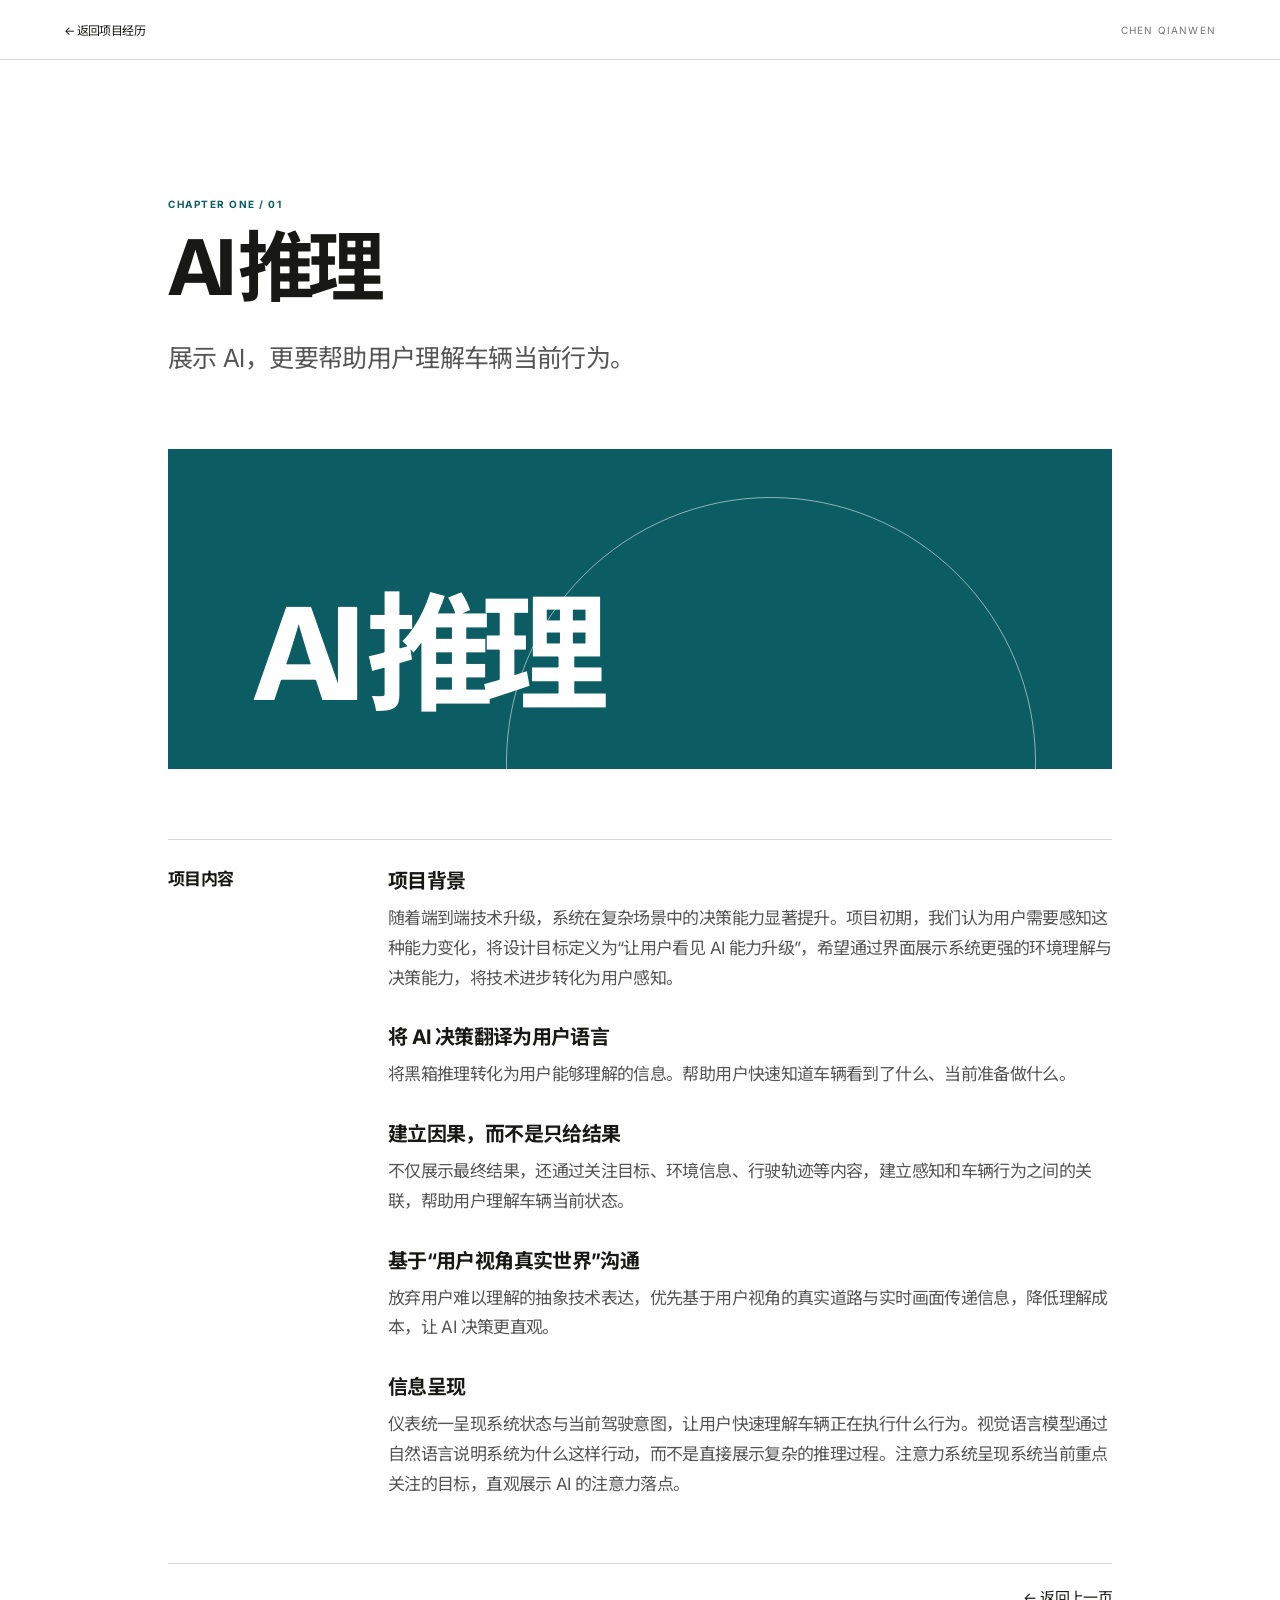
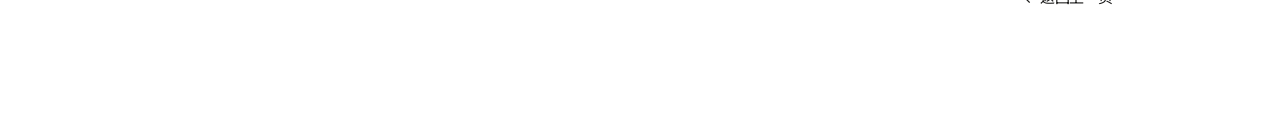
<file: case.html>
<!doctype html><html lang="zh-CN"><head><meta charset="utf-8"><meta name="viewport" content="width=device-width,initial-scale=1"><title>项目详情｜陈倩雯</title><link rel="preconnect" href="https://fonts.googleapis.com"><link rel="preconnect" href="https://fonts.gstatic.com" crossorigin><link href="https://fonts.googleapis.com/css2?family=Inter:wght@400;500;600;700;800&family=Noto+Sans+SC:wght@400;500;600;700;800&display=swap" rel="stylesheet"><link rel="stylesheet" href="case.css"></head><body><nav><a href="projects.html">← 返回项目经历</a><span>CHEN QIANWEN</span></nav><main id="app"></main><script src="case.js"></script></body></html>
</file>
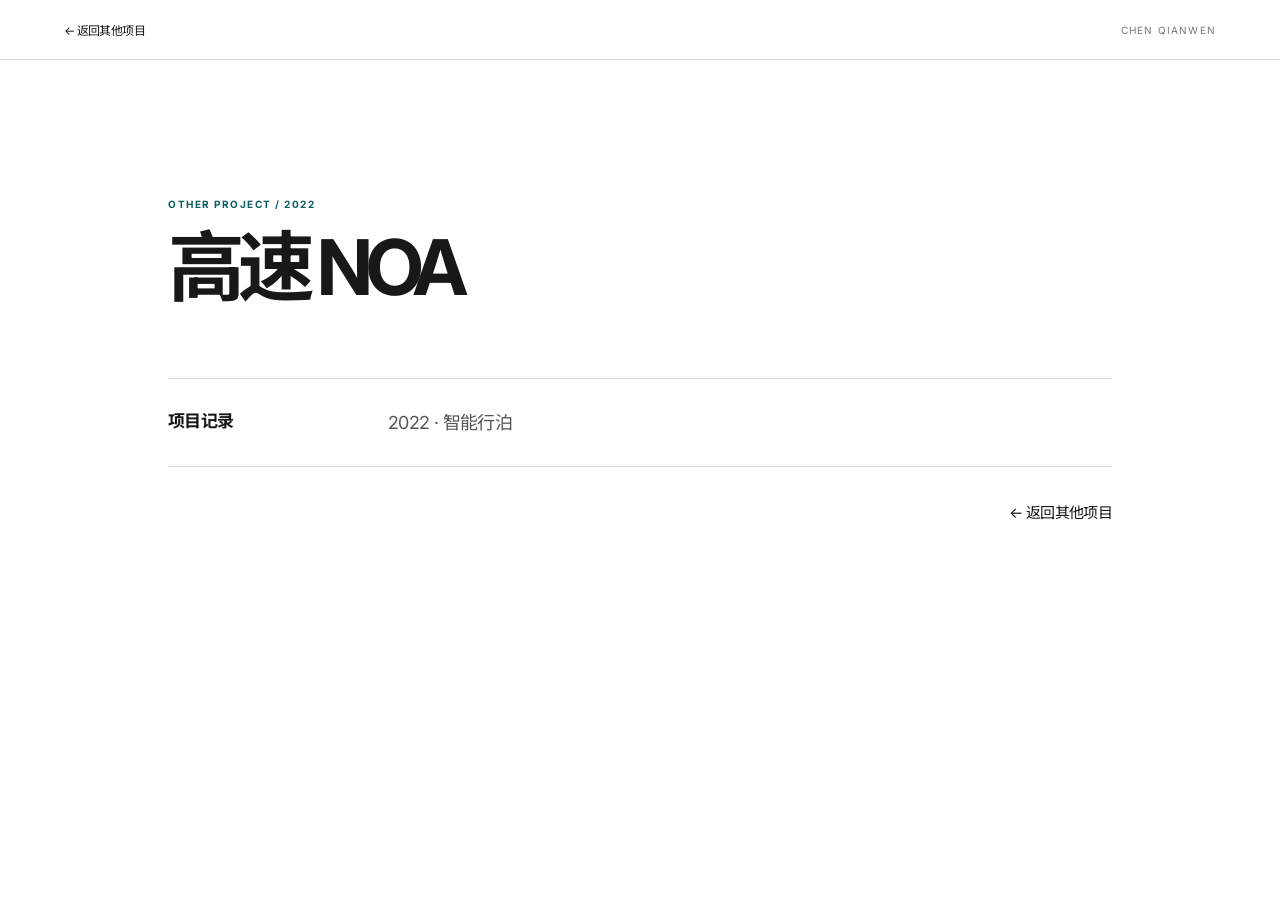
<file: other-project.html>
<!doctype html><html lang="zh-CN"><head><meta charset="utf-8"><meta name="viewport" content="width=device-width,initial-scale=1"><title>项目记录｜陈倩雯</title><link rel="preconnect" href="https://fonts.googleapis.com"><link rel="preconnect" href="https://fonts.gstatic.com" crossorigin><link href="https://fonts.googleapis.com/css2?family=Inter:wght@400;500;600;700;800&family=Noto+Sans+SC:wght@400;500;600;700;800&display=swap" rel="stylesheet"><link rel="stylesheet" href="other-project.css"></head><body><nav><a href="index.html#other-projects">← 返回其他项目</a><span>CHEN QIANWEN</span></nav><main id="app"></main><script src="other-project.js"></script></body></html>
</file>
<file: case.css>
:root{--ink:#181817;--teal:#0b5c63;--paper:#f5f5f2;--line:#d8d8d4}*{box-sizing:border-box}body{margin:0;color:var(--ink);font-family:Inter,"Noto Sans SC",sans-serif;letter-spacing:-.04em}nav{height:60px;display:flex;align-items:center;justify-content:space-between;padding:0 5vw;border-bottom:1px solid var(--line);font-size:12px}nav a{color:var(--ink);text-decoration:none}nav span{font-size:10px;letter-spacing:.12em;color:#777}main{max-width:1000px;margin:auto;padding:clamp(70px,10vw,140px) 28px}.case-label{font-size:10px;letter-spacing:.15em;color:var(--teal);font-weight:700}.case-title{font-size:clamp(45px,6vw,80px);line-height:1.04;letter-spacing:-.09em;margin:18px 0 30px}.case-summary{font-size:clamp(18px,2vw,25px);line-height:1.65;max-width:720px;color:#555;margin:0}.case-art{height:320px;margin:70px 0;background:#0b5c63;position:relative;overflow:hidden}.case-art:after{content:"";position:absolute;width:56%;aspect-ratio:1;border:1px solid #fff8;border-radius:50%;right:8%;top:15%}.case-art span{position:absolute;left:9%;bottom:10%;font-size:clamp(60px,10vw,135px);color:#fff;letter-spacing:-.1em;font-weight:700}.case-content{display:grid;grid-template-columns:170px 1fr;gap:50px;border-top:1px solid var(--line);padding-top:25px}.case-content h2{font-size:17px;margin:0}.case-content p{font-size:17px;line-height:1.75;color:#555;margin:0 0 28px}.case-content h3{font-size:20px;margin:0 0 10px}.case-return{display:flex;justify-content:flex-end;border-top:1px solid var(--line);margin-top:36px;padding-top:22px}.case-return a{font-size:15px;color:var(--ink);text-decoration:none;transition:color .2s}.case-return a:hover{color:var(--teal)}@media(max-width:760px){main{padding:70px 22px}.case-art{height:210px;margin:45px 0}.case-content{display:block}.case-content h2{margin-bottom:25px}.case-content p{font-size:16px}.case-return{justify-content:flex-start;margin-top:18px}}
</file>
<file: other-project.css>
:root{--ink:#181817;--teal:#0b5c63;--paper:#f5f5f2;--line:#d8d8d4}*{box-sizing:border-box}body{margin:0;color:var(--ink);font-family:Inter,"Noto Sans SC",sans-serif;letter-spacing:-.04em}nav{height:60px;display:flex;align-items:center;justify-content:space-between;padding:0 5vw;border-bottom:1px solid var(--line);font-size:12px}nav a{color:var(--ink);text-decoration:none}nav span{font-size:10px;letter-spacing:.12em;color:#777}main{max-width:1000px;margin:auto;padding:clamp(70px,10vw,140px) 28px}.record-label{font-size:10px;letter-spacing:.15em;color:var(--teal);font-weight:700}.record-title{font-size:clamp(45px,6vw,80px);line-height:1.04;letter-spacing:-.09em;margin:18px 0 70px}.record-meta{display:grid;grid-template-columns:170px 1fr;gap:50px;border-top:1px solid var(--line);border-bottom:1px solid var(--line);padding:28px 0}.record-meta h2{margin:0;font-size:17px}.record-meta p{margin:0;font-size:18px;line-height:1.75;color:#555}.record-return{display:flex;justify-content:flex-end;margin-top:34px}.record-return a{font-size:15px;color:var(--ink);text-decoration:none}.record-return a:hover{color:var(--teal)}@media(max-width:760px){main{padding:70px 22px}.record-title{margin-bottom:45px}.record-meta{display:block}.record-meta h2{margin-bottom:20px}.record-return{justify-content:flex-start}}
</file>
